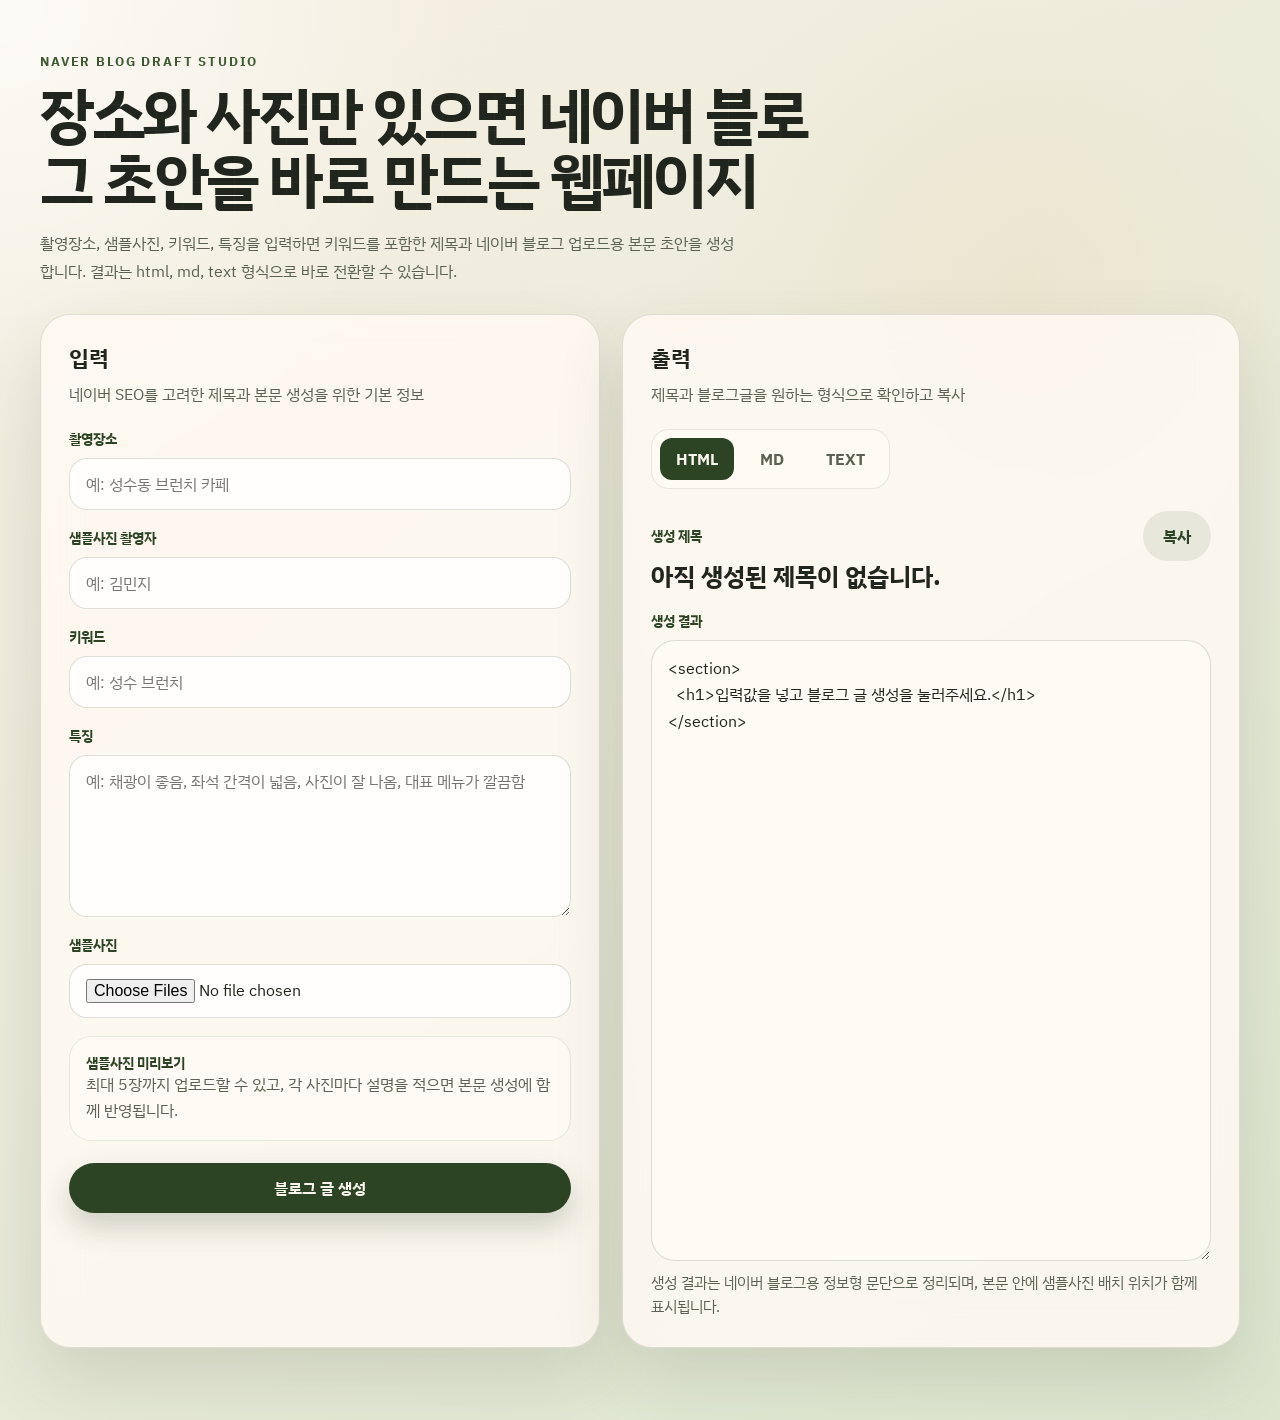
<file: N-blog-W-260320/index.html>
﻿<!DOCTYPE html>
<html lang="ko">
<head>
  <meta charset="UTF-8">
  <meta name="viewport" content="width=device-width, initial-scale=1.0">
  <title>네이버 블로그 글쓰기 스튜디오</title>
  <link rel="preconnect" href="https://fonts.googleapis.com">
  <link rel="preconnect" href="https://fonts.gstatic.com" crossorigin>
  <link href="https://fonts.googleapis.com/css2?family=IBM+Plex+Sans+KR:wght@400;500;600;700&display=swap" rel="stylesheet">
  <link rel="stylesheet" href="style.css">
</head>
<body>
  <main class="page-shell">
    <section class="hero-panel">
      <p class="eyebrow">Naver Blog Draft Studio</p>
      <h1>장소와 사진만 있으면 네이버 블로그 초안을 바로 만드는 웹페이지</h1>
      <p class="hero-copy">
        촬영장소, 샘플사진, 키워드, 특징을 입력하면 키워드를 포함한 제목과
        네이버 블로그 업로드용 본문 초안을 생성합니다. 결과는 html, md, text 형식으로 바로 전환할 수 있습니다.
      </p>
    </section>

    <section class="grid-layout">
      <form class="panel input-panel" id="blogForm">
        <div class="panel-head">
          <h2>입력</h2>
          <p>네이버 SEO를 고려한 제목과 본문 생성을 위한 기본 정보</p>
        </div>

        <label class="field">
          <span>촬영장소</span>
          <input id="placeInput" type="text" placeholder="예: 성수동 브런치 카페" required>
        </label>

        <label class="field">
          <span>샘플사진 촬영자</span>
          <input id="authorInput" type="text" placeholder="예: 김민지" required>
        </label>

        <label class="field">
          <span>키워드</span>
          <input id="keywordInput" type="text" placeholder="예: 성수 브런치" required>
        </label>

        <label class="field">
          <span>특징</span>
          <textarea id="featuresInput" rows="6" placeholder="예: 채광이 좋음, 좌석 간격이 넓음, 사진이 잘 나옴, 대표 메뉴가 깔끔함" required></textarea>
        </label>

        <label class="field">
          <span>샘플사진</span>
          <input id="photoInput" type="file" accept="image/*" multiple>
        </label>

        <section class="preview-box">
          <div>
            <p class="preview-title">샘플사진 미리보기</p>
            <p id="previewText" class="preview-text">최대 5장까지 업로드할 수 있고, 각 사진마다 설명을 적으면 본문 생성에 함께 반영됩니다.</p>
          </div>
          <div id="previewGallery" class="preview-gallery"></div>
        </section>

        <button class="primary-button" type="submit">블로그 글 생성</button>
      </form>

      <section class="panel output-panel" aria-live="polite">
        <div class="panel-head">
          <h2>출력</h2>
          <p>제목과 블로그글을 원하는 형식으로 확인하고 복사</p>
        </div>

        <div class="format-tabs" role="tablist" aria-label="출력 형식 선택">
          <button class="tab-button is-active" type="button" data-format="html" role="tab" aria-selected="true">HTML</button>
          <button class="tab-button" type="button" data-format="md" role="tab" aria-selected="false">MD</button>
          <button class="tab-button" type="button" data-format="text" role="tab" aria-selected="false">TEXT</button>
        </div>

        <div class="title-box">
          <div>
            <p class="section-label">생성 제목</p>
            <h3 id="generatedTitle">아직 생성된 제목이 없습니다.</h3>
          </div>
          <button class="secondary-button" id="copyButton" type="button">복사</button>
        </div>

        <label class="field output-field">
          <span>생성 결과</span>
          <textarea id="resultOutput" rows="22" spellcheck="false"></textarea>
        </label>

        <p class="helper-text">
          생성 결과는 네이버 블로그용 정보형 문단으로 정리되며, 본문 안에 샘플사진 배치 위치가 함께 표시됩니다.
        </p>
      </section>
    </section>
  </main>

  <script src="script.js"></script>
</body>
</html>
</file>
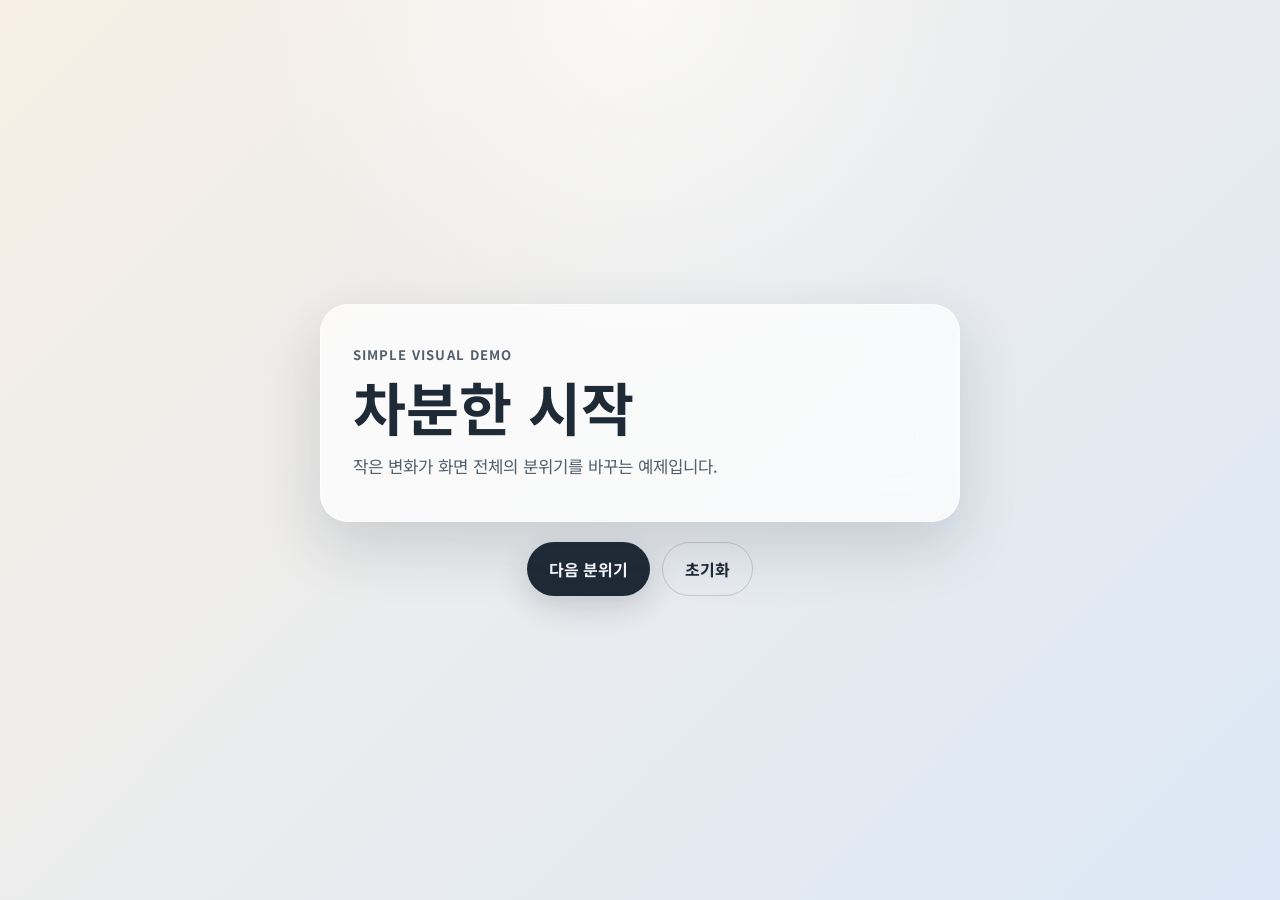
<file: Simple-260318/index.html>
<!DOCTYPE html>
<html lang="ko">
<head>
  <meta charset="UTF-8">
  <meta name="viewport" content="width=device-width, initial-scale=1.0">
  <title>Color Mood Card</title>
  <link rel="preconnect" href="https://fonts.googleapis.com">
  <link rel="preconnect" href="https://fonts.gstatic.com" crossorigin>
  <link href="https://fonts.googleapis.com/css2?family=Noto+Sans+KR:wght@400;500;700&display=swap" rel="stylesheet">
  <link rel="stylesheet" href="style.css">
</head>
<body data-theme="0">
  <main class="app">
    <section class="card" aria-live="polite">
      <p class="eyebrow">Simple Visual Demo</p>
      <h1 id="title">차분한 시작</h1>
      <p id="description">
        작은 변화가 화면 전체의 분위기를 바꾸는 예제입니다.
      </p>
    </section>

    <div class="controls">
      <button id="nextButton" type="button">다음 분위기</button>
      <button id="resetButton" type="button" class="secondary">초기화</button>
    </div>
  </main>

  <script src="script.js"></script>
</body>
</html>
</file>
<file: N-blog-W-260320/style.css>
﻿:root {
  --bg-top: #f7f0e3;
  --bg-bottom: #dce6cf;
  --panel-bg: rgba(255, 250, 243, 0.84);
  --panel-strong: #fffaf2;
  --line: rgba(54, 63, 44, 0.15);
  --text-main: #20251d;
  --text-soft: #5a6253;
  --accent: #3f5a33;
  --accent-strong: #2d4424;
  --shadow: 0 30px 70px rgba(56, 55, 36, 0.14);
}

* {
  box-sizing: border-box;
}

body {
  margin: 0;
  min-height: 100vh;
  font-family: "IBM Plex Sans KR", sans-serif;
  color: var(--text-main);
  background:
    radial-gradient(circle at top left, rgba(255, 255, 255, 0.7), transparent 24%),
    radial-gradient(circle at 80% 20%, rgba(236, 228, 206, 0.8), transparent 20%),
    linear-gradient(145deg, var(--bg-top), var(--bg-bottom));
}

body::before {
  content: "";
  position: fixed;
  inset: 0;
  pointer-events: none;
  background-image:
    linear-gradient(rgba(255, 255, 255, 0.12) 1px, transparent 1px),
    linear-gradient(90deg, rgba(255, 255, 255, 0.12) 1px, transparent 1px);
  background-size: 26px 26px;
  mask-image: linear-gradient(to bottom, rgba(0, 0, 0, 0.3), transparent 80%);
}

.page-shell {
  width: min(1200px, calc(100% - 40px));
  margin: 0 auto;
  padding: 52px 0 72px;
}

.hero-panel {
  max-width: 780px;
  margin-bottom: 28px;
}

.eyebrow {
  margin: 0 0 12px;
  font-size: 0.82rem;
  font-weight: 700;
  letter-spacing: 0.14em;
  text-transform: uppercase;
  color: var(--accent);
}

.hero-panel h1 {
  margin: 0;
  font-size: clamp(2.4rem, 4.8vw, 4.8rem);
  line-height: 1.05;
  letter-spacing: -0.04em;
}

.hero-copy {
  max-width: 700px;
  margin: 18px 0 0;
  line-height: 1.78;
  color: var(--text-soft);
}

.grid-layout {
  display: grid;
  grid-template-columns: minmax(320px, 0.95fr) minmax(340px, 1.05fr);
  gap: 22px;
}

.panel {
  border: 1px solid var(--line);
  border-radius: 30px;
  background: var(--panel-bg);
  box-shadow: var(--shadow);
  backdrop-filter: blur(18px);
}

.input-panel,
.output-panel {
  padding: 28px;
}

.panel-head {
  margin-bottom: 22px;
}

.panel-head h2 {
  margin: 0;
  font-size: 1.4rem;
}

.panel-head p {
  margin: 8px 0 0;
  color: var(--text-soft);
  line-height: 1.65;
}

.field {
  display: grid;
  gap: 10px;
  margin-bottom: 18px;
}

.field span,
.section-label,
.preview-title {
  font-size: 0.9rem;
  font-weight: 700;
  color: var(--accent-strong);
}

input,
textarea,
button {
  font: inherit;
}

input,
textarea {
  width: 100%;
  border: 1px solid rgba(63, 90, 51, 0.18);
  border-radius: 18px;
  background: rgba(255, 255, 255, 0.78);
  padding: 14px 16px;
  color: var(--text-main);
  transition: border-color 0.2s ease, box-shadow 0.2s ease, transform 0.2s ease;
}

input:focus,
textarea:focus,
button:focus {
  outline: none;
  border-color: rgba(45, 68, 36, 0.58);
  box-shadow: 0 0 0 4px rgba(63, 90, 51, 0.12);
}

textarea {
  resize: vertical;
}

.preview-box {
  display: grid;
  gap: 14px;
  padding: 16px;
  margin: 6px 0 22px;
  border-radius: 22px;
  background: rgba(255, 251, 244, 0.96);
  border: 1px solid rgba(63, 90, 51, 0.12);
}

.preview-box p {
  margin: 0;
}

.preview-text {
  margin-top: 6px;
  line-height: 1.6;
  color: var(--text-soft);
}

.preview-gallery {
  display: none;
  grid-template-columns: repeat(auto-fit, minmax(110px, 1fr));
  gap: 12px;
}

.preview-item {
  display: grid;
  gap: 8px;
}

.preview-item img {
  width: 100%;
  height: 110px;
  object-fit: cover;
  border-radius: 16px;
  border: 1px solid rgba(63, 90, 51, 0.12);
}

.preview-item span {
  font-size: 0.82rem;
  line-height: 1.45;
  color: var(--text-soft);
  word-break: break-all;
}

.preview-item textarea {
  min-height: 88px;
  padding: 10px 12px;
  border-radius: 14px;
  font-size: 0.88rem;
  line-height: 1.5;
}

.primary-button,
.secondary-button,
.tab-button {
  border: 0;
  cursor: pointer;
  transition: transform 0.2s ease, box-shadow 0.2s ease, background 0.2s ease, color 0.2s ease;
}

.primary-button,
.secondary-button {
  padding: 14px 20px;
  border-radius: 999px;
  font-weight: 700;
}

.primary-button {
  width: 100%;
  background: var(--accent-strong);
  color: #faf6ee;
  box-shadow: 0 14px 30px rgba(45, 68, 36, 0.22);
}

.secondary-button {
  background: rgba(63, 90, 51, 0.1);
  color: var(--accent-strong);
}

.primary-button:hover,
.secondary-button:hover,
.tab-button:hover {
  transform: translateY(-1px);
}

.format-tabs {
  display: inline-flex;
  flex-wrap: wrap;
  gap: 10px;
  padding: 8px;
  border-radius: 18px;
  background: rgba(255, 251, 244, 0.94);
  border: 1px solid rgba(63, 90, 51, 0.12);
}

.tab-button {
  padding: 10px 16px;
  border-radius: 12px;
  background: transparent;
  color: var(--text-soft);
  font-weight: 700;
}

.tab-button.is-active {
  background: var(--accent-strong);
  color: #faf6ee;
}

.title-box {
  display: flex;
  justify-content: space-between;
  align-items: flex-start;
  gap: 16px;
  margin: 22px 0 18px;
}

.title-box h3 {
  margin: 8px 0 0;
  font-size: 1.56rem;
  line-height: 1.34;
}

.output-field {
  margin-bottom: 10px;
}

#resultOutput {
  min-height: 540px;
  border-radius: 24px;
  background: var(--panel-strong);
  line-height: 1.68;
}

.helper-text {
  margin: 0;
  font-size: 0.92rem;
  line-height: 1.65;
  color: var(--text-soft);
}

@media (max-width: 980px) {
  .grid-layout {
    grid-template-columns: 1fr;
  }

  .title-box {
    flex-direction: column;
  }

  .secondary-button {
    width: 100%;
  }
}

@media (max-width: 640px) {
  .page-shell {
    width: min(100% - 24px, 1200px);
    padding: 28px 0 40px;
  }

  .input-panel,
  .output-panel {
    padding: 20px;
  }

  .hero-panel h1 {
    font-size: 2.25rem;
  }

  #resultOutput {
    min-height: 420px;
  }
}
</file>
<file: Simple-260318/style.css>
:root {
  --bg-start: #f7efe5;
  --bg-end: #dce8f6;
  --card-bg: rgba(255, 255, 255, 0.72);
  --card-border: rgba(255, 255, 255, 0.6);
  --text-main: #1f2a37;
  --text-soft: #52606d;
  --button-bg: #1f2a37;
  --button-text: #f8fafc;
  --button-secondary-bg: transparent;
  --button-secondary-border: rgba(31, 42, 55, 0.18);
  --shadow: 0 24px 60px rgba(31, 42, 55, 0.16);
}

* {
  box-sizing: border-box;
}

body {
  margin: 0;
  min-height: 100vh;
  display: grid;
  place-items: center;
  padding: 24px;
  font-family: "Noto Sans KR", sans-serif;
  color: var(--text-main);
  background:
    radial-gradient(circle at top, rgba(255, 255, 255, 0.65), transparent 35%),
    linear-gradient(135deg, var(--bg-start), var(--bg-end));
  transition:
    background 0.6s ease,
    color 0.3s ease;
}

.app {
  width: min(100%, 640px);
}

.card {
  padding: 40px 32px;
  border-radius: 28px;
  background: var(--card-bg);
  border: 1px solid var(--card-border);
  box-shadow: var(--shadow);
  backdrop-filter: blur(18px);
  transition:
    transform 0.35s ease,
    background 0.6s ease,
    border-color 0.6s ease,
    box-shadow 0.6s ease;
}

.card:hover {
  transform: translateY(-4px);
}

.eyebrow {
  margin: 0 0 12px;
  font-size: 0.82rem;
  font-weight: 700;
  letter-spacing: 0.08em;
  text-transform: uppercase;
  color: var(--text-soft);
}

h1 {
  margin: 0;
  font-size: clamp(2rem, 6vw, 3.6rem);
  line-height: 1.05;
}

#description {
  margin: 16px 0 0;
  font-size: 1.05rem;
  line-height: 1.7;
  color: var(--text-soft);
}

.controls {
  display: flex;
  gap: 12px;
  justify-content: center;
  margin-top: 20px;
  flex-wrap: wrap;
}

button {
  border: 0;
  border-radius: 999px;
  padding: 14px 22px;
  font: inherit;
  font-weight: 700;
  cursor: pointer;
  background: var(--button-bg);
  color: var(--button-text);
  box-shadow: 0 10px 30px rgba(31, 42, 55, 0.18);
  transition:
    transform 0.2s ease,
    box-shadow 0.2s ease,
    background 0.4s ease,
    color 0.4s ease,
    border-color 0.4s ease;
}

button:hover {
  transform: translateY(-2px);
  box-shadow: 0 14px 30px rgba(31, 42, 55, 0.24);
}

button:active {
  transform: translateY(0);
}

.secondary {
  background: var(--button-secondary-bg);
  color: var(--text-main);
  border: 1px solid var(--button-secondary-border);
  box-shadow: none;
}

@media (max-width: 640px) {
  .card {
    padding: 32px 24px;
  }

  .controls {
    flex-direction: column;
  }

  button {
    width: 100%;
  }
}
</file>
